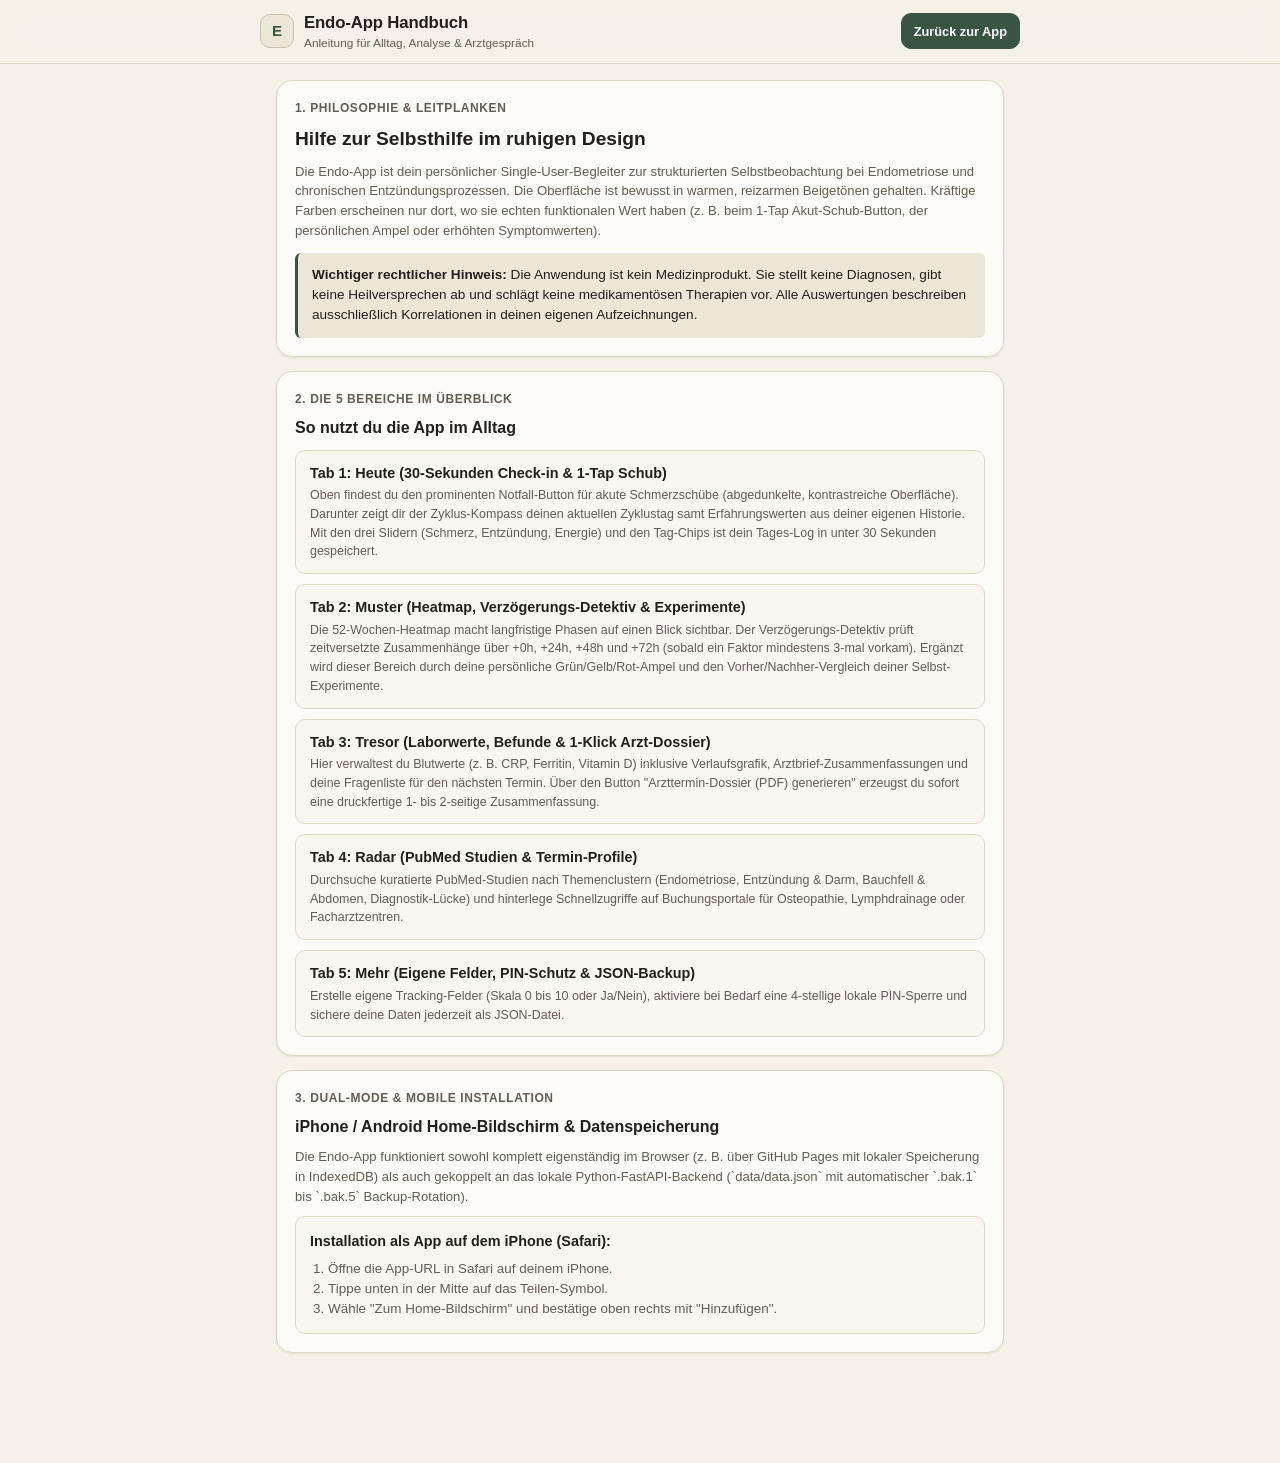
<file: handbuch.html>
<!DOCTYPE html>
<html lang="de" data-theme="light">
<head>
  <meta charset="UTF-8" />
  <meta name="viewport" content="width=device-width, initial-scale=1.0, viewport-fit=cover" />
  <title>Endo-App | Nutzerhandbuch &amp; Leitfaden</title>
  <link rel="icon" href="./icon.svg" type="image/svg+xml" />
  <link rel="stylesheet" href="./css/style.css" />
</head>
<body>
  <header class="top-bar">
    <div class="top-bar-inner">
      <div class="brand-group">
        <span class="brand-mark" aria-hidden="true">E</span>
        <div>
          <div class="brand-title">Endo-App Handbuch</div>
          <div class="brand-subtitle">Anleitung für Alltag, Analyse &amp; Arztgespräch</div>
        </div>
      </div>
      <a href="./index.html" class="btn btn-sm btn-primary">Zurück zur App</a>
    </div>
  </header>

  <main class="app-main">
    <article class="card">
      <div class="section-label">1. Philosophie &amp; Leitplanken</div>
      <h1 class="card-title" style="font-size:1.2rem;margin-bottom:8px;">Hilfe zur Selbsthilfe im ruhigen Design</h1>
      <p class="card-subtitle">
        Die Endo-App ist dein persönlicher Single-User-Begleiter zur strukturierten Selbstbeobachtung bei Endometriose und chronischen Entzündungsprozessen. Die Oberfläche ist bewusst in warmen, reizarmen Beigetönen gehalten. Kräftige Farben erscheinen nur dort, wo sie echten funktionalen Wert haben (z. B. beim 1-Tap Akut-Schub-Button, der persönlichen Ampel oder erhöhten Symptomwerten).
      </p>
      <div class="impulse-box" style="margin-top:12px;">
        <strong>Wichtiger rechtlicher Hinweis:</strong> Die Anwendung ist kein Medizinprodukt. Sie stellt keine Diagnosen, gibt keine Heilversprechen ab und schlägt keine medikamentösen Therapien vor. Alle Auswertungen beschreiben ausschließlich Korrelationen in deinen eigenen Aufzeichnungen.
      </div>
    </article>

    <article class="card">
      <div class="section-label">2. Die 5 Bereiche im Überblick</div>
      <h2 class="card-title" style="margin-bottom:10px;">So nutzt du die App im Alltag</h2>
      <div class="item-list">
        <div class="list-row">
          <div>
            <div class="list-row-title">Tab 1: Heute (30-Sekunden Check-in &amp; 1-Tap Schub)</div>
            <div class="list-row-meta">
              Oben findest du den prominenten Notfall-Button für akute Schmerzschübe (abgedunkelte, kontrastreiche Oberfläche). Darunter zeigt dir der Zyklus-Kompass deinen aktuellen Zyklustag samt Erfahrungswerten aus deiner eigenen Historie. Mit den drei Slidern (Schmerz, Entzündung, Energie) und den Tag-Chips ist dein Tages-Log in unter 30 Sekunden gespeichert.
            </div>
          </div>
        </div>
        <div class="list-row">
          <div>
            <div class="list-row-title">Tab 2: Muster (Heatmap, Verzögerungs-Detektiv &amp; Experimente)</div>
            <div class="list-row-meta">
              Die 52-Wochen-Heatmap macht langfristige Phasen auf einen Blick sichtbar. Der Verzögerungs-Detektiv prüft zeitversetzte Zusammenhänge über +0h, +24h, +48h und +72h (sobald ein Faktor mindestens 3-mal vorkam). Ergänzt wird dieser Bereich durch deine persönliche Grün/Gelb/Rot-Ampel und den Vorher/Nachher-Vergleich deiner Selbst-Experimente.
            </div>
          </div>
        </div>
        <div class="list-row">
          <div>
            <div class="list-row-title">Tab 3: Tresor (Laborwerte, Befunde &amp; 1-Klick Arzt-Dossier)</div>
            <div class="list-row-meta">
              Hier verwaltest du Blutwerte (z. B. CRP, Ferritin, Vitamin D) inklusive Verlaufsgrafik, Arztbrief-Zusammenfassungen und deine Fragenliste für den nächsten Termin. Über den Button "Arzttermin-Dossier (PDF) generieren" erzeugst du sofort eine druckfertige 1- bis 2-seitige Zusammenfassung.
            </div>
          </div>
        </div>
        <div class="list-row">
          <div>
            <div class="list-row-title">Tab 4: Radar (PubMed Studien &amp; Termin-Profile)</div>
            <div class="list-row-meta">
              Durchsuche kuratierte PubMed-Studien nach Themenclustern (Endometriose, Entzündung &amp; Darm, Bauchfell &amp; Abdomen, Diagnostik-Lücke) und hinterlege Schnellzugriffe auf Buchungsportale für Osteopathie, Lymphdrainage oder Facharztzentren.
            </div>
          </div>
        </div>
        <div class="list-row">
          <div>
            <div class="list-row-title">Tab 5: Mehr (Eigene Felder, PIN-Schutz &amp; JSON-Backup)</div>
            <div class="list-row-meta">
              Erstelle eigene Tracking-Felder (Skala 0 bis 10 oder Ja/Nein), aktiviere bei Bedarf eine 4-stellige lokale PIN-Sperre und sichere deine Daten jederzeit als JSON-Datei.
            </div>
          </div>
        </div>
      </div>
    </article>

    <article class="card">
      <div class="section-label">3. Dual-Mode &amp; Mobile Installation</div>
      <h2 class="card-title" style="margin-bottom:8px;">iPhone / Android Home-Bildschirm &amp; Datenspeicherung</h2>
      <p class="card-subtitle" style="margin-bottom:10px;">
        Die Endo-App funktioniert sowohl komplett eigenständig im Browser (z. B. über GitHub Pages mit lokaler Speicherung in IndexedDB) als auch gekoppelt an das lokale Python-FastAPI-Backend (`data/data.json` mit automatischer `.bak.1` bis `.bak.5` Backup-Rotation).
      </p>
      <div class="card-subtle">
        <div class="list-row-title">Installation als App auf dem iPhone (Safari):</div>
        <ol style="padding-left:18px;margin-top:6px;font-size:0.84rem;color:var(--text-muted);">
          <li>Öffne die App-URL in Safari auf deinem iPhone.</li>
          <li>Tippe unten in der Mitte auf das Teilen-Symbol.</li>
          <li>Wähle "Zum Home-Bildschirm" und bestätige oben rechts mit "Hinzufügen".</li>
        </ol>
      </div>
    </article>
  </main>
</body>
</html>
</file>
<file: css/style.css>
/* ==========================================================================
   Endo-App Stylesheet (Warm Beige Editorial System & Print Dossier Engine)
   Grundsatz: Ruhige Beigetoene als Basis, funktionale Akzentfarben nur dort,
   wo sie echten Informationswert liefern (Warnung, Ampel, Akut-Schub, Heatmap).
   ========================================================================== */

:root {
  /* Warme Beige- und Sand-Grundpalette */
  --bg-app: #F5F1E8;
  --bg-card: #FCFBF7;
  --bg-subtle: #ECE6D9;
  --bg-elevated: #FAF7F0;
  --border-card: #DFD7C8;
  --border-strong: #C9BFAE;

  /* Typografie-Farben (Warmes Espresso & Taupe) */
  --text-main: #241F1B;
  --text-muted: #655C53;
  --text-subtle: #91867A;

  /* Funktionale Primärfarbe (Gedaempftes Salbei/Oliv fuer aktive Steuerung) */
  --primary-accent: #3A5443;
  --primary-accent-hover: #2E4436;
  --primary-accent-light: #E8EFE9;

  /* Funktionale Sekundaer-/Akutfarbe (Terrakotta/Aubergine fuer Schub & Trigger) */
  --secondary-accent: #8A392B;
  --secondary-accent-light: #F7EAE6;

  /* Semantische Farben (ausschliesslich fuer Ampel, Heatmap und Signale) */
  --badge-green-bg: #E6F0E8;
  --badge-green-fg: #265938;
  --badge-yellow-bg: #F6EDD9;
  --badge-yellow-fg: #8A5A10;
  --badge-red-bg: #F6E4E1;
  --badge-red-fg: #992B1E;

  /* Heatmap Buckets (0 = Sand neutral, 1 = Mild Salbei, 2 = Moderat Ocker, 3 = Hoch Terrakotta) */
  --heat-0: #EAE3D5;
  --heat-1: #C7D8CA;
  --heat-2: #E2C28B;
  --heat-3: #C86D5B;

  /* Layout, Radien & Elevation */
  --radius-card: 16px;
  --radius-sm: 10px;
  --radius-pill: 999px;
  --shadow-subtle: 0 1px 3px rgba(36, 31, 27, 0.05), 0 1px 2px rgba(36, 31, 27, 0.03);
  --shadow-card: 0 6px 16px -4px rgba(36, 31, 27, 0.06), 0 2px 6px -1px rgba(36, 31, 27, 0.03);

  /* Typografie */
  --font-family: -apple-system, BlinkMacSystemFont, "SF Pro Display", "SF Pro Text", "Segoe UI", Roboto, Helvetica, Arial, sans-serif;
}

[data-theme="dark"] {
  --bg-app: #1B1815;
  --bg-card: #25211D;
  --bg-subtle: #302B26;
  --bg-elevated: #2C2722;
  --border-card: #3B342E;
  --border-strong: #52483F;

  --text-main: #F3EFE6;
  --text-muted: #B8AEA2;
  --text-subtle: #877D72;

  --primary-accent: #6E987B;
  --primary-accent-hover: #82AC8F;
  --primary-accent-light: #243328;

  --secondary-accent: #D46F5D;
  --secondary-accent-light: #3A231F;

  --badge-green-bg: #213528;
  --badge-green-fg: #9CD0AA;
  --badge-yellow-bg: #382E1B;
  --badge-yellow-fg: #E9C47A;
  --badge-red-bg: #3B221F;
  --badge-red-fg: #F09C91;

  --heat-0: #332D27;
  --heat-1: #3E5946;
  --heat-2: #8C6B34;
  --heat-3: #A94A39;
}

* {
  box-sizing: border-box;
  margin: 0;
  padding: 0;
}

html, body {
  min-height: 100%;
  background-color: var(--bg-app);
  color: var(--text-main);
  font-family: var(--font-family);
  font-variant-numeric: tabular-nums;
  -webkit-font-smoothing: antialiased;
  -webkit-tap-highlight-color: transparent;
  line-height: 1.5;
}

/* Reizreduzierter Fokus-Modus (blendet sekundaere Details auf Wunsch aus) */
body.focus-mode .focus-optional {
  display: none !important;
}

/* Sticky Top-App-Bar */
.top-bar {
  position: sticky;
  top: 0;
  z-index: 40;
  padding: calc(env(safe-area-inset-top, 0px) + 10px) 16px 10px 16px;
  background: color-mix(in srgb, var(--bg-app) 88%, transparent);
  backdrop-filter: blur(12px);
  -webkit-backdrop-filter: blur(12px);
  border-bottom: 1px solid var(--border-card);
}

.top-bar-inner {
  max-width: 760px;
  margin: 0 auto;
  display: flex;
  align-items: center;
  justify-content: space-between;
  gap: 12px;
}

.brand-group {
  display: flex;
  align-items: center;
  gap: 10px;
}

.brand-mark {
  width: 34px;
  height: 34px;
  border-radius: 10px;
  background: var(--bg-subtle);
  border: 1px solid var(--border-strong);
  color: var(--primary-accent);
  display: inline-flex;
  align-items: center;
  justify-content: center;
  font-weight: 700;
  font-size: 0.95rem;
}

.brand-title {
  font-size: 1.05rem;
  font-weight: 700;
  letter-spacing: -0.01em;
}

.brand-subtitle {
  font-size: 0.74rem;
  color: var(--text-muted);
}

.top-actions {
  display: flex;
  align-items: center;
  gap: 8px;
}

/* Hauptcontainer */
.app-main {
  max-width: 760px;
  margin: 0 auto;
  padding: 16px 16px calc(env(safe-area-inset-bottom, 0px) + 96px) 16px;
}

.tab-panel {
  display: none;
  animation: fadeIn 0.18s ease-out;
}

.tab-panel.active {
  display: block;
}

@keyframes fadeIn {
  from { opacity: 0; transform: translateY(4px); }
  to { opacity: 1; transform: translateY(0); }
}

/* Cards & Oberflaechen */
.card {
  background: var(--bg-card);
  border: 1px solid var(--border-card);
  border-radius: var(--radius-card);
  padding: 18px;
  margin-bottom: 14px;
  box-shadow: var(--shadow-subtle);
}

.card-subtle {
  background: var(--bg-elevated);
  border: 1px solid var(--border-card);
  border-radius: var(--radius-sm);
  padding: 14px;
}

.card-header {
  display: flex;
  align-items: flex-start;
  justify-content: space-between;
  gap: 12px;
  margin-bottom: 12px;
}

.card-title {
  font-size: 1rem;
  font-weight: 650;
  color: var(--text-main);
}

.card-subtitle {
  font-size: 0.82rem;
  color: var(--text-muted);
  margin-top: 2px;
}

.section-label {
  font-size: 0.75rem;
  font-weight: 600;
  text-transform: uppercase;
  letter-spacing: 0.05em;
  color: var(--text-muted);
  margin-bottom: 8px;
}

/* 1-Tap Akut-Schub-Button (Funktionale Hervorhebung) */
.flare-emergency-banner {
  display: flex;
  align-items: center;
  justify-content: space-between;
  gap: 14px;
  background: var(--secondary-accent-light);
  border: 1px solid color-mix(in srgb, var(--secondary-accent) 32%, var(--border-card));
  border-radius: var(--radius-card);
  padding: 14px 16px;
  margin-bottom: 14px;
}

.flare-banner-text h2 {
  font-size: 0.96rem;
  font-weight: 700;
  color: var(--secondary-accent);
}

.flare-banner-text p {
  font-size: 0.8rem;
  color: var(--text-muted);
}

/* Buttons & Touch-Targets (>= 44px) */
.btn {
  display: inline-flex;
  align-items: center;
  justify-content: center;
  gap: 8px;
  min-height: 44px;
  padding: 10px 16px;
  border-radius: var(--radius-sm);
  border: 1px solid var(--border-strong);
  background: var(--bg-card);
  color: var(--text-main);
  font-size: 0.88rem;
  font-weight: 600;
  cursor: pointer;
  transition: background 0.15s ease, border-color 0.15s ease, transform 0.08s ease;
  text-decoration: none;
}

.btn:active {
  transform: scale(0.99);
}

.btn-sm {
  min-height: 36px;
  padding: 6px 12px;
  font-size: 0.8rem;
}

.btn-primary {
  background: var(--primary-accent);
  border-color: var(--primary-accent);
  color: #FFFFFF;
}

.btn-primary:hover {
  background: var(--primary-accent-hover);
}

.btn-flare {
  background: var(--secondary-accent);
  border-color: var(--secondary-accent);
  color: #FFFFFF;
  white-space: nowrap;
}

.btn-ghost {
  background: var(--bg-subtle);
  border-color: var(--border-card);
  color: var(--text-main);
}

.btn-block {
  width: 100%;
}

/* Semantische Badges (Sparsam & funktional) */
.badge {
  display: inline-flex;
  align-items: center;
  gap: 5px;
  padding: 3px 10px;
  border-radius: var(--radius-pill);
  font-size: 0.75rem;
  font-weight: 600;
  background: var(--bg-subtle);
  color: var(--text-muted);
  border: 1px solid var(--border-card);
}

.badge-green {
  background: var(--badge-green-bg);
  color: var(--badge-green-fg);
  border-color: transparent;
}

.badge-yellow {
  background: var(--badge-yellow-bg);
  color: var(--badge-yellow-fg);
  border-color: transparent;
}

.badge-red {
  background: var(--badge-red-bg);
  color: var(--badge-red-fg);
  border-color: transparent;
}

.badge-accent {
  background: var(--primary-accent-light);
  color: var(--primary-accent);
  border-color: transparent;
}

/* Zyklus-Kompass & KPI-Grid */
.kpi-grid {
  display: grid;
  grid-template-columns: repeat(3, 1fr);
  gap: 10px;
  margin-top: 10px;
}

.kpi-box {
  background: var(--bg-elevated);
  border: 1px solid var(--border-card);
  border-radius: var(--radius-sm);
  padding: 12px;
  text-align: center;
}

.kpi-value {
  font-size: 1.25rem;
  font-weight: 700;
  color: var(--text-main);
}

.kpi-label {
  font-size: 0.74rem;
  color: var(--text-muted);
  margin-top: 2px;
}

.impulse-box {
  margin-top: 12px;
  padding: 12px 14px;
  background: var(--bg-subtle);
  border-left: 3px solid var(--primary-accent);
  border-radius: 6px;
  font-size: 0.85rem;
  color: var(--text-main);
}

/* Formulare, Slider & Tag-Clouds */
.form-group {
  margin-bottom: 14px;
}

.form-label {
  display: flex;
  align-items: center;
  justify-content: space-between;
  font-size: 0.86rem;
  font-weight: 600;
  margin-bottom: 6px;
  color: var(--text-main);
}

.form-row {
  display: grid;
  grid-template-columns: repeat(auto-fit, minmax(150px, 1fr));
  gap: 10px;
}

.input, .select, .textarea {
  width: 100%;
  min-height: 44px;
  padding: 10px 12px;
  border-radius: var(--radius-sm);
  border: 1px solid var(--border-strong);
  background: var(--bg-card);
  color: var(--text-main);
  font-family: inherit;
  font-size: 0.9rem;
}

.textarea {
  min-height: 76px;
  resize: vertical;
}

.slider-wrap {
  display: flex;
  align-items: center;
  gap: 12px;
}

.range-slider {
  flex: 1;
  accent-color: var(--primary-accent);
  height: 6px;
  cursor: pointer;
}

.range-slider.high-alert {
  accent-color: var(--secondary-accent);
}

.score-pill {
  min-width: 44px;
  height: 32px;
  border-radius: var(--radius-pill);
  background: var(--bg-subtle);
  border: 1px solid var(--border-card);
  display: inline-flex;
  align-items: center;
  justify-content: center;
  font-weight: 700;
  font-size: 0.86rem;
}

.score-pill.score-warn {
  background: var(--badge-yellow-bg);
  color: var(--badge-yellow-fg);
}

.score-pill.score-critical {
  background: var(--badge-red-bg);
  color: var(--badge-red-fg);
}

.tag-cloud {
  display: flex;
  flex-wrap: wrap;
  gap: 8px;
}

.tag-chip {
  min-height: 36px;
  padding: 6px 12px;
  border-radius: var(--radius-pill);
  border: 1px solid var(--border-strong);
  background: var(--bg-elevated);
  color: var(--text-main);
  font-size: 0.8rem;
  font-weight: 500;
  cursor: pointer;
  user-select: none;
  display: inline-flex;
  align-items: center;
  gap: 6px;
}

.tag-chip.selected {
  background: var(--primary-accent);
  border-color: var(--primary-accent);
  color: #FFFFFF;
}

/* Jahres-Heatmap (52 Wochen x 7 Tage) */
.heatmap-scroll {
  overflow-x: auto;
  padding-bottom: 6px;
}

.heatmap-grid {
  display: grid;
  grid-template-rows: repeat(7, 13px);
  grid-auto-flow: column;
  grid-auto-columns: 13px;
  gap: 3px;
  min-width: max-content;
}

.heat-cell {
  width: 13px;
  height: 13px;
  border-radius: 3px;
  background: var(--heat-0);
}

.heat-cell[data-bucket="0"] { background: var(--heat-0); }
.heat-cell[data-bucket="1"] { background: var(--heat-1); }
.heat-cell[data-bucket="2"] { background: var(--heat-2); }
.heat-cell[data-bucket="3"] { background: var(--heat-3); }

.heatmap-legend {
  display: flex;
  align-items: center;
  gap: 12px;
  flex-wrap: wrap;
  margin-top: 10px;
  font-size: 0.76rem;
  color: var(--text-muted);
}

.legend-item {
  display: inline-flex;
  align-items: center;
  gap: 5px;
}

/* Listen & Eintraege */
.item-list {
  display: flex;
  flex-direction: column;
  gap: 10px;
}

.list-row {
  display: flex;
  align-items: flex-start;
  justify-content: space-between;
  gap: 12px;
  padding: 12px 14px;
  background: var(--bg-elevated);
  border: 1px solid var(--border-card);
  border-radius: var(--radius-sm);
}

.list-row-title {
  font-weight: 600;
  font-size: 0.9rem;
}

.list-row-meta {
  font-size: 0.78rem;
  color: var(--text-muted);
  margin-top: 2px;
}

/* Segmented Filter Controls */
.segmented-bar {
  display: flex;
  gap: 6px;
  background: var(--bg-subtle);
  padding: 4px;
  border-radius: var(--radius-sm);
  margin-bottom: 12px;
  overflow-x: auto;
}

.seg-btn {
  flex: 1;
  min-height: 36px;
  padding: 6px 10px;
  border: none;
  border-radius: 7px;
  background: transparent;
  color: var(--text-muted);
  font-size: 0.8rem;
  font-weight: 600;
  cursor: pointer;
  white-space: nowrap;
}

.seg-btn.active {
  background: var(--bg-card);
  color: var(--text-main);
  box-shadow: var(--shadow-subtle);
}

/* Canvas Chart Container */
.chart-container {
  width: 100%;
  background: var(--bg-elevated);
  border: 1px solid var(--border-card);
  border-radius: var(--radius-sm);
  padding: 12px;
}

canvas.lab-canvas {
  width: 100%;
  height: 210px;
  display: block;
}

/* Bottom Tab Bar (5 Tabs, Mobile-First iOS) */
.bottom-tab-bar {
  position: fixed;
  bottom: 0;
  left: 0;
  right: 0;
  z-index: 50;
  background: color-mix(in srgb, var(--bg-card) 92%, transparent);
  backdrop-filter: blur(14px);
  -webkit-backdrop-filter: blur(14px);
  border-top: 1px solid var(--border-card);
  padding-bottom: env(safe-area-inset-bottom, 0px);
}

.bottom-tab-inner {
  max-width: 760px;
  margin: 0 auto;
  display: grid;
  grid-template-columns: repeat(5, 1fr);
}

.tab-btn {
  min-height: 58px;
  border: none;
  background: transparent;
  color: var(--text-muted);
  display: flex;
  flex-direction: column;
  align-items: center;
  justify-content: center;
  gap: 4px;
  font-size: 0.72rem;
  font-weight: 600;
  cursor: pointer;
}

.tab-btn svg {
  width: 20px;
  height: 20px;
  stroke: currentColor;
  stroke-width: 1.75;
  fill: none;
}

.tab-btn.active {
  color: var(--primary-accent);
}

/* Modals (Flare-Up High-Contrast Mode & PIN Lock) */
.modal-backdrop {
  position: fixed;
  inset: 0;
  z-index: 100;
  background: rgba(24, 20, 17, 0.78);
  backdrop-filter: blur(6px);
  display: none;
  align-items: center;
  justify-content: center;
  padding: 16px;
}

.modal-backdrop.open {
  display: flex;
}

.modal-sheet {
  width: 100%;
  max-width: 520px;
  max-height: 90vh;
  overflow-y: auto;
  background: var(--bg-card);
  border: 1px solid var(--border-strong);
  border-radius: var(--radius-card);
  padding: 20px;
  box-shadow: var(--shadow-card);
}

/* Abgedunkelter, reizarmer High-Contrast Modus fuer akuten Schub */
.modal-sheet.flare-high-contrast {
  background: #1E1A17;
  color: #F5F1E8;
  border: 2px solid #D46F5D;
}

.modal-sheet.flare-high-contrast .form-label,
.modal-sheet.flare-high-contrast .card-title {
  color: #F5F1E8;
}

.modal-sheet.flare-high-contrast .tag-chip {
  background: #2C2622;
  color: #F5F1E8;
  border-color: #544940;
  min-height: 44px;
  font-size: 0.9rem;
}

.modal-sheet.flare-high-contrast .tag-chip.selected {
  background: #C85A48;
  border-color: #E07A68;
  color: #FFFFFF;
}

/* Disclaimer Footer */
.compliance-notice {
  font-size: 0.75rem;
  color: var(--text-muted);
  text-align: center;
  padding: 12px;
  border-top: 1px solid var(--border-card);
  margin-top: 18px;
}

/* Druckansicht ist im normalen Bildschirmmodus eingeklappt */
.print-only-dossier {
  display: none;
}

/* ==========================================================================
   Phase 6: Spezialisiertes Print & PDF Dossier Stylesheet (@media print)
   ========================================================================== */
@media print {
  .bottom-tab-bar,
  .top-bar,
  .btn,
  .no-print,
  .flare-emergency-banner,
  .modal-backdrop,
  .app-main {
    display: none !important;
  }

  body {
    background: #FFFFFF !important;
    color: #000000 !important;
    font-size: 10pt;
    line-height: 1.4;
  }

  .print-only-dossier {
    display: block !important;
  }

  .dossier-page {
    page-break-after: always;
    margin: 1cm;
  }

  .dossier-page:last-child {
    page-break-after: auto;
  }

  .card, .dossier-block {
    border: 1px solid #CBD5E1 !important;
    background: #FFFFFF !important;
    box-shadow: none !important;
    break-inside: avoid;
    margin-bottom: 12pt;
    padding: 10pt;
    border-radius: 6pt;
  }

  .dossier-header {
    border-bottom: 2px solid #241F1B;
    padding-bottom: 8pt;
    margin-bottom: 12pt;
    display: flex;
    justify-content: space-between;
    align-items: flex-end;
  }

  .dossier-table {
    width: 100%;
    border-collapse: collapse;
    margin-top: 6pt;
    font-size: 9.5pt;
  }

  .dossier-table th,
  .dossier-table td {
    border: 1px solid #CBD5E1;
    padding: 5pt 7pt;
    text-align: left;
  }

  .dossier-table th {
    background: #F5F1E8 !important;
    font-weight: 700;
  }
}
</file>
